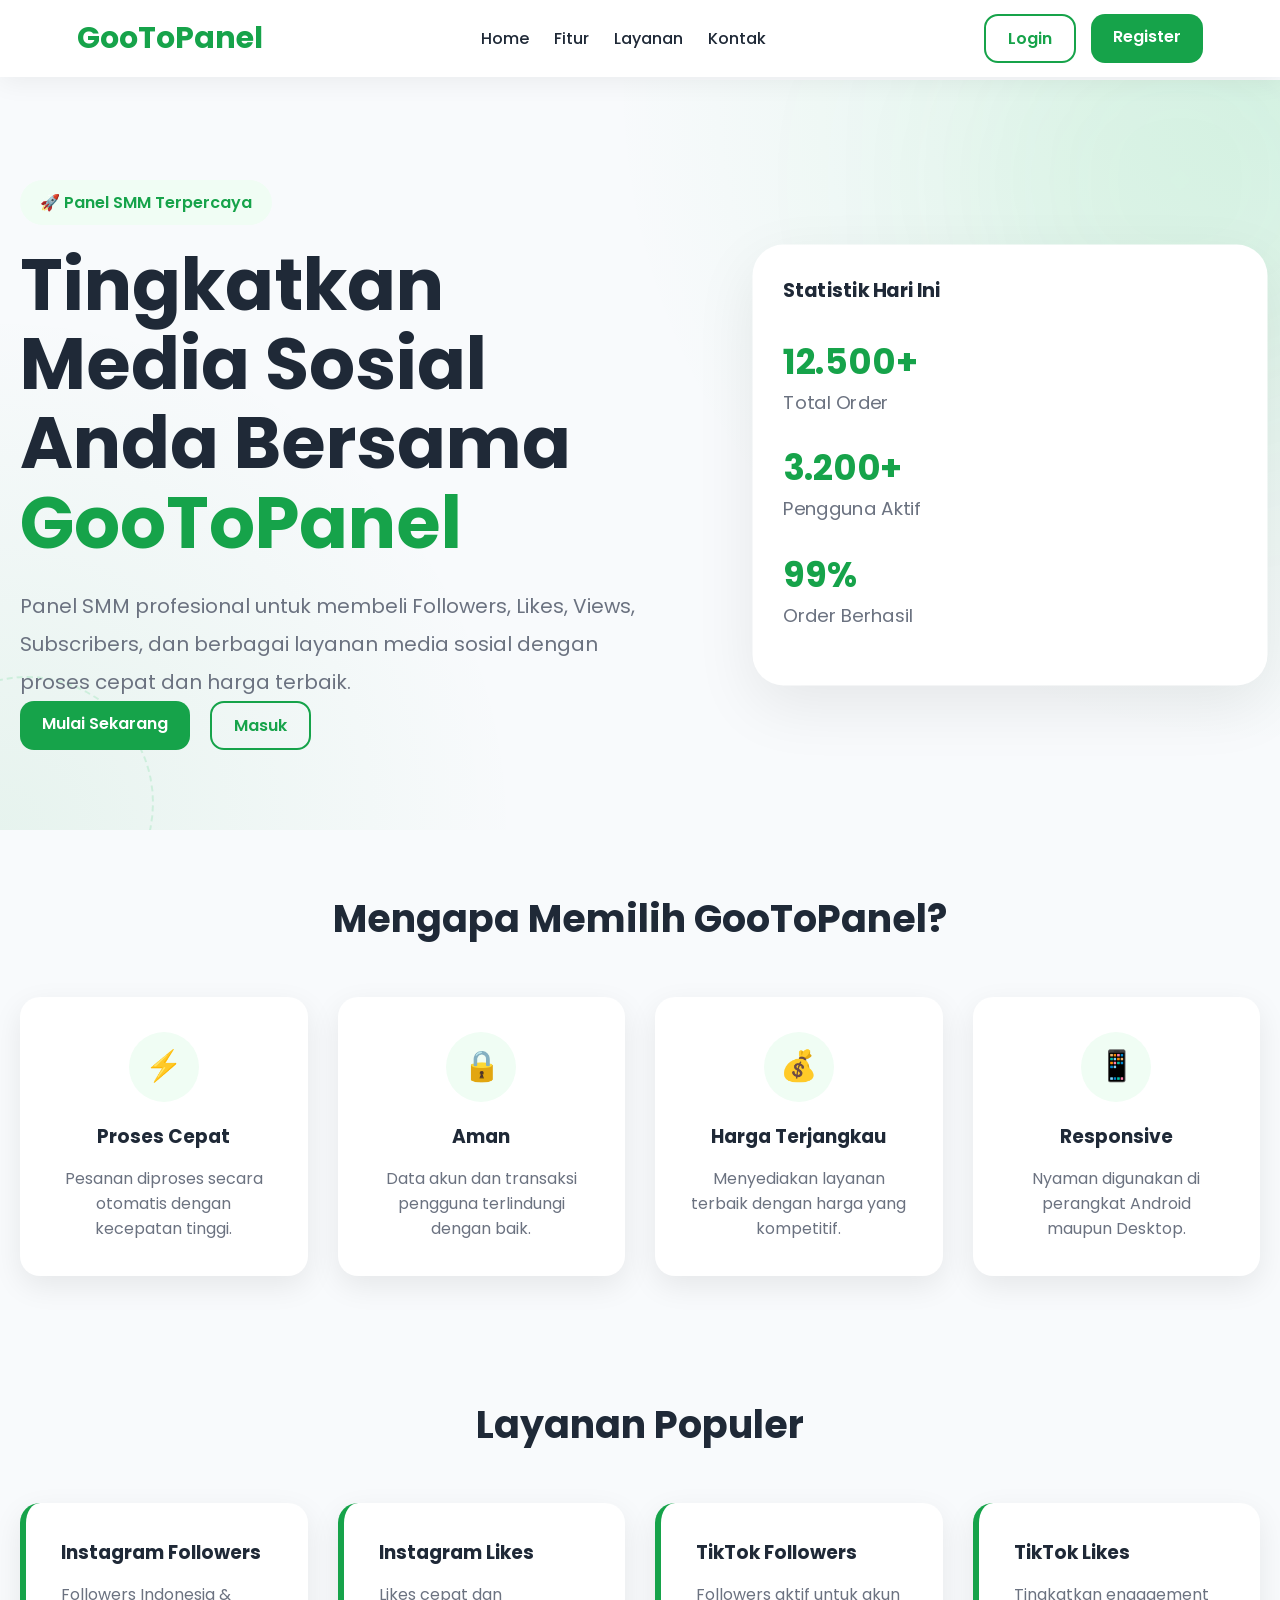
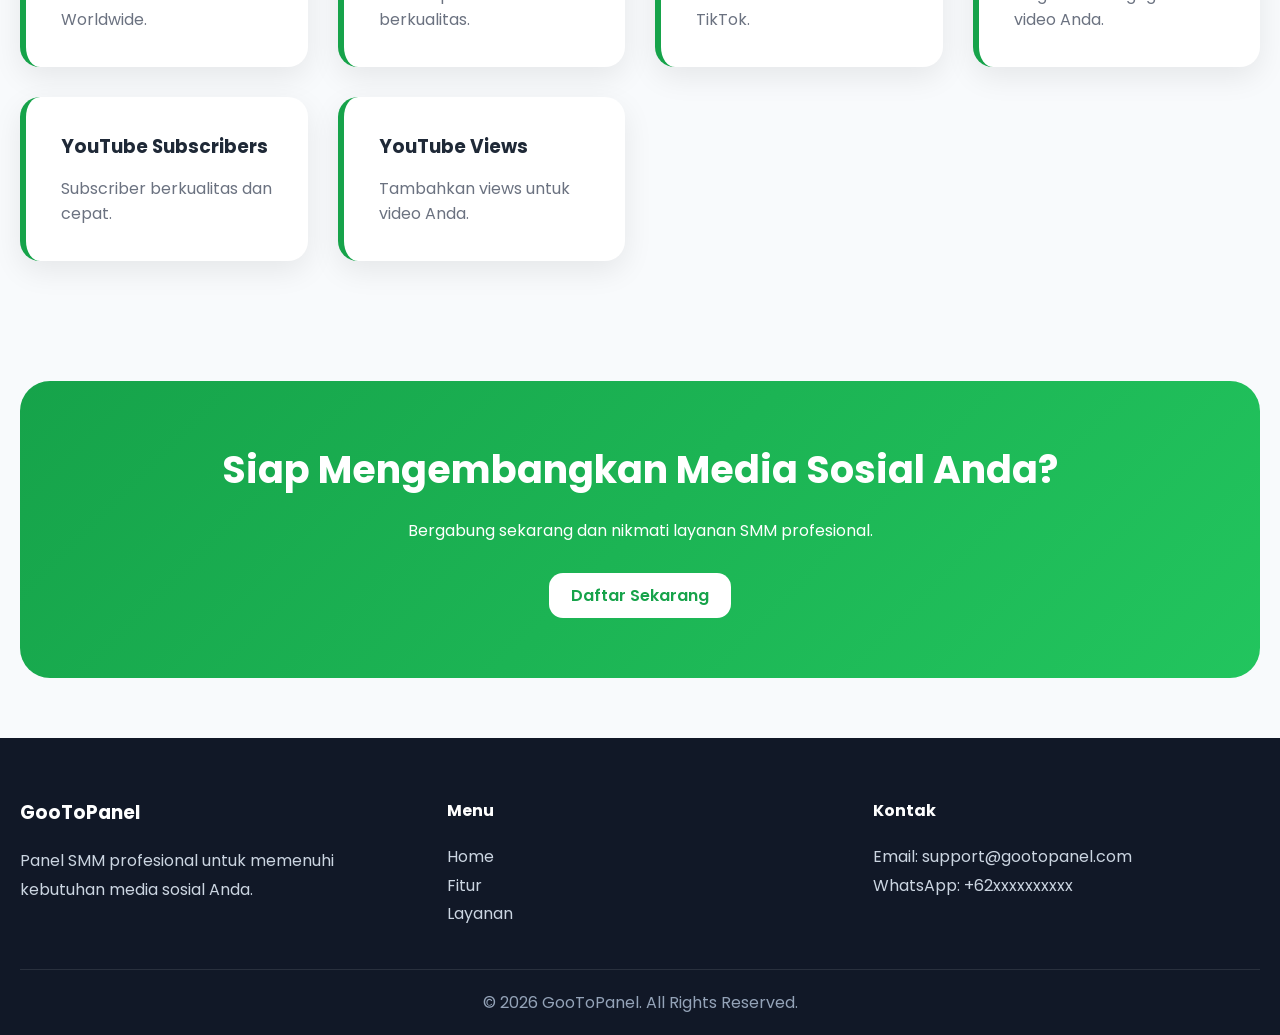
<file: index.html>
<!DOCTYPE html>
<html lang="id">
<head>
  <meta charset="UTF-8">
  <meta name="viewport" content="width=device-width, initial-scale=1.0">
  <title>GooToPanel - Panel SMM Profesional</title>

  <link rel="stylesheet" href="css/style.css">

  <link
    href="https://fonts.googleapis.com/css2?family=Poppins:wght@300;400;500;600;700&display=swap"
    rel="stylesheet">
</head>
<body>

  <!-- Navbar -->
  <header class="navbar">
    <div class="logo">
      <h2>GooToPanel</h2>
    </div>

    <nav class="nav-menu">
      <a href="#home">Home</a>
      <a href="#features">Fitur</a>
      <a href="#services">Layanan</a>
      <a href="#contact">Kontak</a>
    </nav>

    <div class="nav-btn">
      <a href="login.html" class="btn-login">
        Login
      </a>

      <a href="register.html" class="btn-register">
        Register
      </a>
    </div>
  </header>

  <!-- Hero -->
  <section class="hero" id="home">

    <div class="hero-left">
      <span class="badge">
        🚀 Panel SMM Terpercaya
      </span>

      <h1>
        Tingkatkan Media Sosial Anda Bersama
        <span>GooToPanel</span>
      </h1>

      <p>
        Panel SMM profesional untuk membeli
        Followers, Likes, Views, Subscribers,
        dan berbagai layanan media sosial
        dengan proses cepat dan harga terbaik.
      </p>

      <div class="hero-buttons">
        <a href="register.html" class="btn-primary">
          Mulai Sekarang
        </a>

        <a href="login.html" class="btn-secondary">
          Masuk
        </a>
      </div>
    </div>

    <div class="hero-right">
      <div class="hero-card">
        <h3>Statistik Hari Ini</h3>

        <div class="stat-item">
          <h2>12.500+</h2>
          <p>Total Order</p>
        </div>

        <div class="stat-item">
          <h2>3.200+</h2>
          <p>Pengguna Aktif</p>
        </div>

        <div class="stat-item">
          <h2>99%</h2>
          <p>Order Berhasil</p>
        </div>
      </div>
    </div>

  </section>

  <!-- Features -->
  <section class="features" id="features">

    <h2 class="section-title">
      Mengapa Memilih GooToPanel?
    </h2>

    <div class="feature-grid">

      <div class="feature-card">
        <div class="icon">⚡</div>

        <h3>Proses Cepat</h3>

        <p>
          Pesanan diproses secara otomatis
          dengan kecepatan tinggi.
        </p>
      </div>

      <div class="feature-card">
        <div class="icon">🔒</div>

        <h3>Aman</h3>

        <p>
          Data akun dan transaksi pengguna
          terlindungi dengan baik.
        </p>
      </div>

      <div class="feature-card">
        <div class="icon">💰</div>

        <h3>Harga Terjangkau</h3>

        <p>
          Menyediakan layanan terbaik dengan
          harga yang kompetitif.
        </p>
      </div>

      <div class="feature-card">
        <div class="icon">📱</div>

        <h3>Responsive</h3>

        <p>
          Nyaman digunakan di perangkat
          Android maupun Desktop.
        </p>
      </div>

    </div>

  </section>

  <!-- Services -->
  <section class="services" id="services">

    <h2 class="section-title">
      Layanan Populer
    </h2>

    <div class="service-grid">

      <div class="service-card">
        <h3>Instagram Followers</h3>
        <p>Followers Indonesia & Worldwide.</p>
      </div>

      <div class="service-card">
        <h3>Instagram Likes</h3>
        <p>Likes cepat dan berkualitas.</p>
      </div>

      <div class="service-card">
        <h3>TikTok Followers</h3>
        <p>Followers aktif untuk akun TikTok.</p>
      </div>

      <div class="service-card">
        <h3>TikTok Likes</h3>
        <p>Tingkatkan engagement video Anda.</p>
      </div>

      <div class="service-card">
        <h3>YouTube Subscribers</h3>
        <p>Subscriber berkualitas dan cepat.</p>
      </div>

      <div class="service-card">
        <h3>YouTube Views</h3>
        <p>Tambahkan views untuk video Anda.</p>
      </div>

    </div>

  </section>

  <!-- CTA -->
  <section class="cta">

    <div class="cta-box">

      <h2>
        Siap Mengembangkan Media Sosial Anda?
      </h2>

      <p>
        Bergabung sekarang dan nikmati
        layanan SMM profesional.
      </p>

      <a href="register.html"
         class="btn-primary">
        Daftar Sekarang
      </a>

    </div>

  </section>

  <!-- Footer -->
  <footer id="contact">

    <div class="footer-content">

      <div>
        <h3>GooToPanel</h3>

        <p>
          Panel SMM profesional untuk
          memenuhi kebutuhan media sosial Anda.
        </p>
      </div>

      <div>
        <h4>Menu</h4>

        <ul>
          <li><a href="#home">Home</a></li>
          <li><a href="#features">Fitur</a></li>
          <li><a href="#services">Layanan</a></li>
        </ul>
      </div>

      <div>
        <h4>Kontak</h4>

        <p>Email: support@gootopanel.com</p>
        <p>WhatsApp: +62xxxxxxxxxx</p>
      </div>

    </div>

    <div class="copyright">
      © 2026 GooToPanel. All Rights Reserved.
    </div>

  </footer>

  <script src="js/script.js"></script>

</body>
</html>
</file>
<file: css/style.css>
/* =========================
   GOOGLE FONT
========================= */
@import url('https://fonts.googleapis.com/css2?family=Poppins:wght@300;400;500;600;700&display=swap');

/* =========================
   ROOT
========================= */
:root{
  --primary:#16a34a;
  --primary-dark:#15803d;
  --primary-light:#22c55e;
  --secondary:#f0fdf4;
  --white:#ffffff;
  --bg:#f8fafc;
  --border:#e5e7eb;
  --text:#1f2937;
  --text-light:#6b7280;
  --danger:#ef4444;

  --shadow:
    0 10px 30px rgba(0,0,0,.08);

  --radius:20px;
}

/* =========================
   RESET
========================= */
*{
  margin:0;
  padding:0;
  box-sizing:border-box;
  font-family:'Poppins',sans-serif;
}

html{
  scroll-behavior:smooth;
  -webkit-text-size-adjust:100%;
}

body{
  background:var(--bg);
  color:var(--text);
  min-height:100vh;
  padding-top:80px;
  overflow-x:hidden;
}

@media(max-width:900px){
  body{
    padding-top:110px;
  }
}

body.auth-page{
  padding-top:0;
}

a{
  text-decoration:none;
}

ul{
  list-style:none;
}

img{
  max-width:100%;
}

button{
  border:none;
  cursor:pointer;
  font-family:'Poppins',sans-serif;
}
/* =========================
   CONTAINER
========================= */
.container{
  width:100%;
  max-width:1400px;
  margin:0 auto;
  padding:0 20px;
}
/* =========================
   NAVBAR
========================= */
.navbar{
  position:fixed;
  top:0;
  left:0;
  width:100%;
  z-index:1000;
  background:#fff;
  display:flex;
  justify-content:space-between;
  align-items:center;
  padding:14px 6%;
  box-shadow:0 5px 25px rgba(0,0,0,.06);
  transition:all .3s ease;
}

.navbar.hide{
  transform:translateY(-100%);
}

.navbar.scrolled{
  backdrop-filter:blur(10px);
  background:rgba(255,255,255,.95);
}

.logo h2,
.logo a{
  color:var(--primary);
  font-size:30px;
  font-weight:700;
}

.nav-menu{
  display:flex;
  gap:25px;
}

.nav-menu a{
  color:var(--text);
  font-weight:500;
  transition:.3s;
}

.nav-menu a:hover{
  color:var(--primary);
}

.nav-btn{
  display:flex;
  gap:15px;
}

/* =========================
   BUTTON
========================= */
.btn-primary,
.btn-register{
  background:var(--primary);
  color:#fff;
  padding:10px 22px;
  border-radius:14px;
  font-weight:600;
  transition:.3s;
  display:inline-block;
}

.btn-primary:hover,
.btn-register:hover{
  background:var(--primary-dark);
  transform:translateY(-2px);
}

.btn-secondary,
.btn-login{
  border:2px solid var(--primary);
  color:var(--primary);
  padding:10px 22px;
  border-radius:14px;
  font-weight:600;
  transition:.3s;
  display:inline-block;
}

.btn-secondary:hover,
.btn-login:hover{
  background:var(--primary);
  color:#fff;
}

/* =========================
   HERO
========================= */
.hero{
  min-height:auto;
  display:grid;
  grid-template-columns:1.1fr .9fr;
  gap:70px;
  align-items:center;
  padding:110px 20px 80px;
  position:relative;
  overflow:hidden;
  width:100%;
  max-width:1400px;
  margin:auto;

  background:
    radial-gradient(
      circle at top right,
      rgba(34,197,94,.12),
      transparent 45%
    ),
    radial-gradient(
      circle at bottom left,
      rgba(22,163,74,.08),
      transparent 35%
    );
}

.hero::before{
  content:"";
  position:absolute;
  width:400px;
  height:400px;
  background:rgba(34,197,94,.08);
  border-radius:50%;
  filter:blur(120px);
  top:-100px;
  right:-100px;
}

.hero::after{
  content:"";
  position:absolute;
  width:250px;
  height:250px;
  border:2px dashed rgba(34,197,94,.15);
  border-radius:50%;
  bottom:-100px;
  left:-100px;
}

.hero > *{
  position:relative;
  z-index:2;
}

.hero-left{
  max-width:700px;
}

.badge{
  background:var(--secondary);
  color:var(--primary);
  padding:10px 20px;
  border-radius:50px;
  display:inline-block;
  margin-bottom:20px;
  font-weight:600;
}

.hero-left h1{
  font-size:56px;
  line-height:1.1;
  margin-bottom:25px;
}

.hero-left h1 span{
  color:var(--primary);
}

.hero-left p{
  font-size:19px;
  line-height:1.9;
  color:var(--text-light);
  max-width:650px;
}

.hero-buttons{
  display:flex;
  gap:20px;
}

.hero-card{
  background:#fff;
  padding:30px;
  border-radius:30px;
  box-shadow:0 20px 60px rgba(0,0,0,.08);
  max-width:500px;
  width:100%;
  animation:
  floatCard 4s ease-in-out infinite,
  pulseGlow 4s ease infinite;
}

.hero-card:hover{
  transform:translateY(-10px);
  transition:.4s;
}

.hero-card h3{
  margin-bottom:30px;
}

.stat-item{
  margin-bottom:25px;
}

.stat-item h2{
  color:var(--primary);
  font-size:34px;
}

.stat-item p{
  color:var(--text-light);
  font-size:18px;
}

/* =========================
   SECTION
========================= */
section{
  padding:60px 20px;
}

.section-title{
  text-align:center;
  font-size:38px;
  margin-bottom:50px;
}

/* =========================
   FEATURES
========================= */
.feature-grid{
  display:grid;
  grid-template-columns:
  repeat(auto-fit,minmax(250px,1fr));
  gap:30px;
}

.feature-card{
  background:var(--white);
  padding:35px;
  border-radius:var(--radius);
  text-align:center;
  box-shadow:var(--shadow);
  transition:.3s;
}

.feature-card:hover{
  transform:translateY(-8px);
}

.feature-card .icon{
  width:70px;
  height:70px;
  margin:auto;
  margin-bottom:20px;
  background:var(--secondary);
  border-radius:50%;
  display:flex;
  justify-content:center;
  align-items:center;
  font-size:30px;
}

.feature-card h3{
  margin-bottom:15px;
}

.feature-card p{
  color:var(--text-light);
}

/* =========================
   SERVICES
========================= */
.service-grid{
  display:grid;
  grid-template-columns:
  repeat(auto-fit,minmax(280px,1fr));
  gap:30px;
}

.service-card{
  background:var(--white);
  padding:35px;
  border-radius:var(--radius);
  box-shadow:var(--shadow);
  border-left:6px solid var(--primary);
  transition:.3s;
}

.service-card:hover{
  transform:translateY(-6px);
}

.service-card h3{
  margin-bottom:15px;
}

.service-card p{
  color:var(--text-light);
}

/* =========================
   CTA
========================= */
.cta{
  padding:60px 20px;
}

.cta-box{
  background:linear-gradient(
    135deg,
    var(--primary),
    var(--primary-light)
  );

  color:#fff;
  padding:60px;
  border-radius:30px;
  text-align:center;
}

.cta-box h2{
  font-size:38px;
  margin-bottom:20px;
}

.cta-box p{
  margin-bottom:30px;
}

.cta-box .btn-primary{
  background:#fff;
  color:var(--primary);
}

/* =========================
   FOOTER
========================= */
footer{
  background:#111827;
  color:#fff;
  padding:60px 20px 20px;
}

.footer-content{
  display:grid;
  grid-template-columns:
  repeat(auto-fit,minmax(250px,1fr));
  gap:40px;
  margin-bottom:40px;
}

.footer-content h3,
.footer-content h4{
  margin-bottom:20px;
}

.footer-content p,
.footer-content a{
  color:#cbd5e1;
  line-height:1.8;
}

.footer-content a:hover{
  color:#fff;
}

.copyright{
  text-align:center;
  border-top:
  1px solid rgba(255,255,255,.1);
  padding-top:20px;
  color:#94a3b8;
}

/* =========================
   CARD
========================= */
.card{
  background:#fff;
  padding:30px;
  border-radius:var(--radius);
  box-shadow:var(--shadow);
}

/* =========================
   FORM
========================= */
input,
select,
textarea{
  width:100%;
  padding:14px 18px;
  border:1px solid var(--border);
  border-radius:14px;
  outline:none;
  font-size:15px;
  transition:.3s;
}

input:focus,
select:focus,
textarea:focus{
  border-color:var(--primary);
}

.form-group{
  margin-bottom:20px;
}

label{
  display:block;
  margin-bottom:8px;
  font-weight:600;
}

/* =========================
   TABLE
========================= */
table{
  width:100%;
  border-collapse:collapse;
  background:#fff;
  border-radius:20px;
  overflow:hidden;
  box-shadow:var(--shadow);
}

th{
  background:var(--primary);
  color:#fff;
}

th,
td{
  padding:18px;
  text-align:left;
}

tr{
  border-bottom:1px solid var(--border);
}

/* =========================
   STATUS
========================= */
.pending{
  color:#f59e0b;
}

.success{
  color:#16a34a;
}

.cancel{
  color:#ef4444;
}

/* =========================
   LOADER
========================= */
.loader{
  width:50px;
  height:50px;
  border:5px solid #ddd;
  border-top:5px solid var(--primary);
  border-radius:50%;
  animation:spin 1s linear infinite;
}

@keyframes spin{
  to{
    transform:rotate(360deg);
  }
}

@keyframes floatCard{
  0%{
    transform:translateY(0px);
  }
  50%{
    transform:translateY(-12px);
  }
  100%{
    transform:translateY(0px);
  }
}

@keyframes pulseGlow{
  0%{
    box-shadow:0 20px 60px rgba(0,0,0,.08);
  }
  50%{
    box-shadow:0 25px 70px rgba(34,197,94,.18);
  }
  100%{
    box-shadow:0 20px 60px rgba(0,0,0,.08);
  }
}

/* =========================
   RESPONSIVE
========================= */
@media(max-width:1200px){

  .hero{
    gap:40px;
    padding:80px 20px;
  }

  .hero-left h1{
    font-size:48px;
  }

  .hero-left p{
    font-size:17px;
  }

  .hero-card{
    padding:30px;
  }

  .stat-item h2{
    font-size:28px;
  }

  .stat-item p{
    font-size:16px;
  }
}

@media(max-width:900px){

  body{
    padding-top:110px;
  }

  .navbar{
    flex-direction:column;
    padding:12px 7%;
    gap:10px;
  }

  .nav-menu{
    flex-wrap:wrap;
    justify-content:center;
  }

  .hero{
    grid-template-columns:1fr;
    gap:50px;
    text-align:center;
    padding:60px 6%;
    min-height:auto;
  }

  .hero-left h1{
    font-size:40px;
  }

  .hero-buttons{
    justify-content:center;
    flex-wrap:wrap;
  }

  .hero-buttons .btn-primary,
  .hero-buttons .btn-secondary{
    padding:15px 35px;
    font-size:17px;
  }

  .section-title{
    font-size:30px;
  }

  .cta-box{
    padding:40px 25px;
  }

  .cta-box h2{
    font-size:30px;
  }
}

@media(min-width:901px){

  .hero-left{
    margin:0;
  }

  .hero-left p{
    margin:0;
  }

  .hero-card{
    margin-left:auto;
    margin-right:0;
  }

  .nav-btn{
    width:auto;
    justify-content:flex-end;
  }
}

@media(min-width:1400px){

  .hero-left h1{
    font-size:64px;
  }

  .hero-left p{
    font-size:19px;
  }
}

@media(max-width:600px){

  .hero-left h1{
    font-size:32px;
  }

  .logo h2{
    font-size:24px;
  }

  .hero-buttons .btn-primary,
.hero-buttons .btn-secondary{
  width:100%;
  text-align:center;
}

  .nav-btn .btn-login,
.nav-btn .btn-register{
  width:auto;
}
  
  .hero-buttons{
    flex-direction:column;
  }
}

@media(min-width:1200px){

  .hero{
    min-height:auto;
    padding-top:100px;
    padding-bottom:80px;
  }

  .hero-left h1{
    font-size:72px;
  }

  .hero-left p{
    font-size:20px;
  }

  .hero-card{
    transform:scale(1.03);
  }
}
</file>
